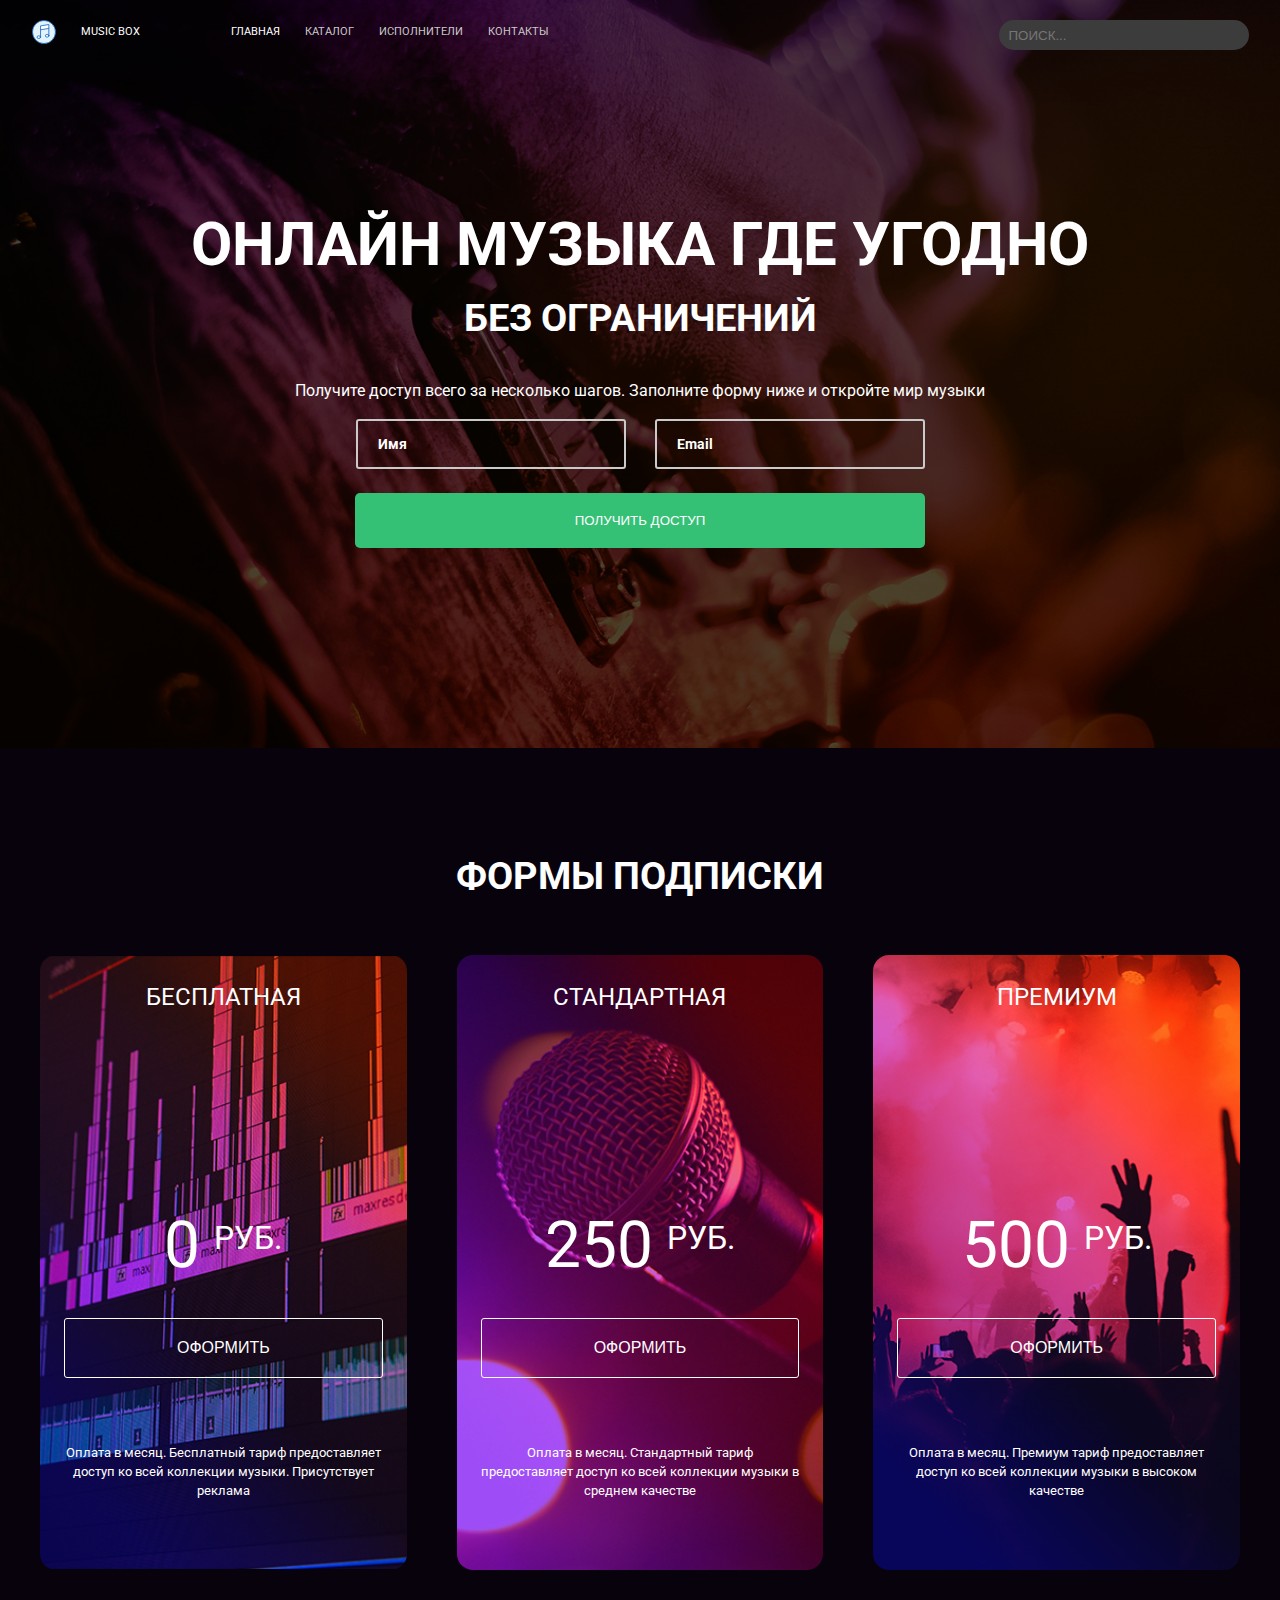
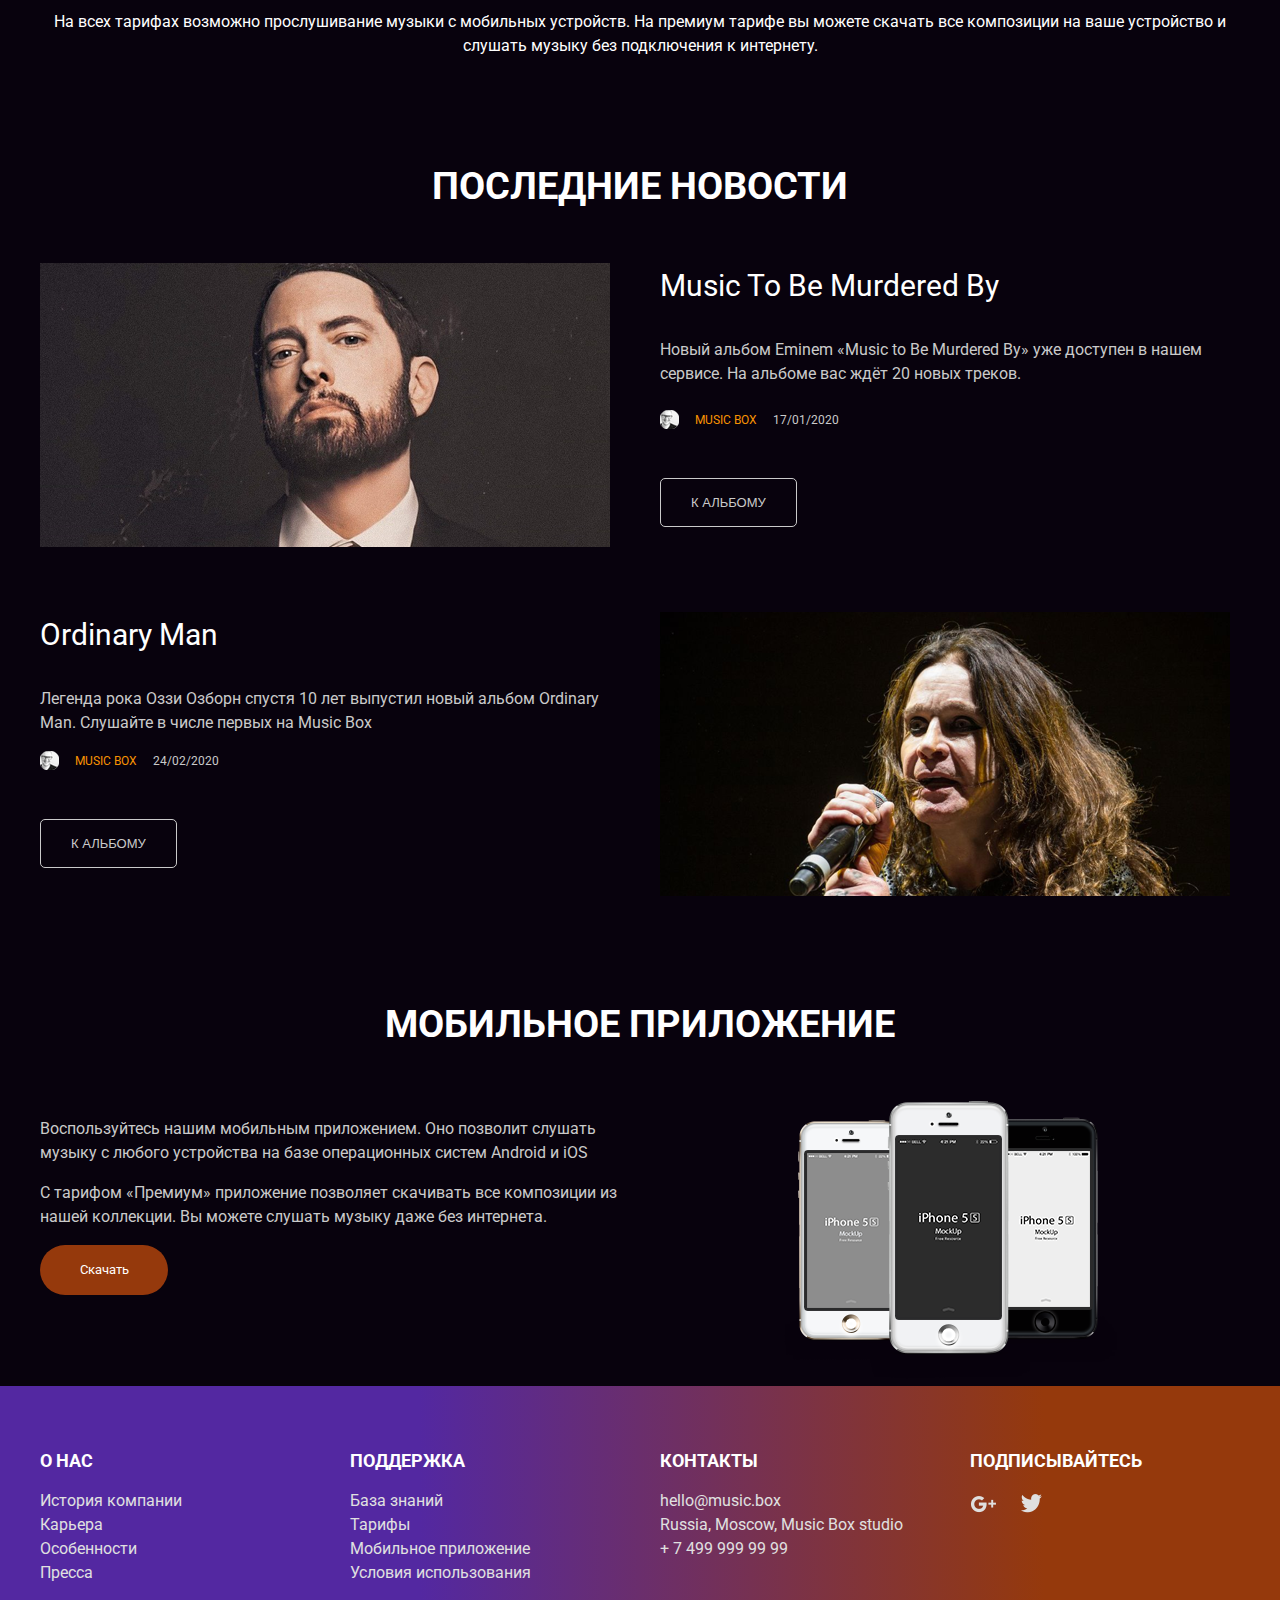
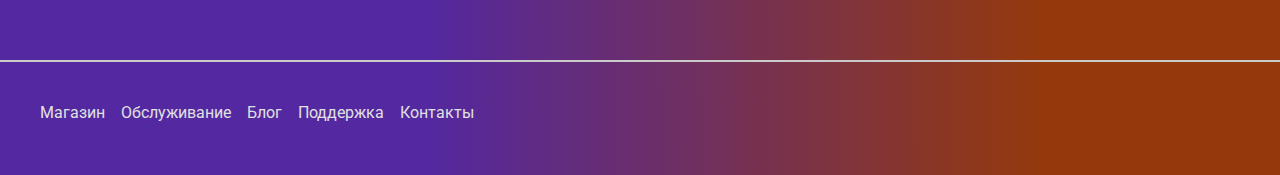
<file: src/index.html>
<!DOCTYPE html>
<html lang="en">
<head>
    <meta charset="UTF-8">
    <meta name="viewport" content="width=device-width, initial-scale=1.0">
    <title>Портал "Mudic Box" Nikita-Pomogalov</title>

    <link rel="stylesheet" href="css/app.css">
</head>
<body>
    <section class="back">
        <header class="header">  
            <div class="flex flex-m">
                <img class="img-main" src="images/logo.svg" alt="Лого">   
                <p class="m-25 pos up now">MUSIC BOX</p>
                <a href="#page-description" class="m-91 up now">Главная</a>
                <a href="#page-pricing" class="m-25 up">Каталог</a>
                <a href="artist.html" class="m-25 up">Исполнители</a>
                <a href="#contacts" class="m-25 up">Контакты</a>
                <input class="search m-20" name="search" type="search" placeholder="ПОИСК..."> 
            </div>                  
        </header>
        <section id="page-description" class="description-main">
            <div class="section-description">
                <div>
                    <h1 class="lh-0 lh-0-m">Онлайн музыка где угодно</h1>
                    <h2 class="lh-0-m m-t-0">Без ограничений</h2>
                </div>
                <p class="white">Получите доступ всего за несколько шагов. Заполните форму ниже и откройте мир музыки</p>
                <div>
                    <input class="form" name="name" type="text" placeholder="Имя" autocomplete="on">
                    <input class="form m-25" name="email" type="email" placeholder="Email" autocomplete="on">
                </div>
                <a href="https://music.yandex.ru/home"><button type="submit" class="button but_access"><span class="access">Получить доступ</span></button></a>
            </div>    
        </section>  
    </section>

    <section id="page-pricing" class="section-pricing">
        <h2 class="center">Формы подписки</h2>
        <div class="flex m-40">
            <div class="card free first">
                <h3 class="main-h f-24 up-price">Бесплатная</h3>
                <h2 class="price"><span class="count">0</span> <span class="rub">руб.</span></h2>
                <a href="#"><button type="submit" class="button sub white">Оформить</button></a>
                <div class="p-price">
                    <p class="white">Оплата в месяц. Бесплатный тариф предоставляет доступ ко всей коллекции музыки. Присутствует реклама</p>
                </div>
            </div>
            <div class="card usual">
                <h3 class="main-h f-24 up-price">Стандартная</h3>
                <h2><span class="count">250</span> <span class="rub">руб.</span></h2>
                <a href="#"><button type="submit" class="button sub white">Оформить</button></a>
                <div class="p-price">
                    <p class="white">Оплата в месяц. Стандартный тариф предоставляет доступ ко всей коллекции музыки в среднем качестве</p>
                </div>
            </div>
            <div class="card premium">
                <h3 class="main-h f-24 up-price">Премиум</h3>
                <h2><span class="count">500</span> <span class="rub">руб.</span></h2>
                <a href="#"><button type="submit" class="button sub white">Оформить</button></a>
                <div class="p-price">
                    <p class="white">Оплата в месяц. Премиум тариф предоставляет доступ ко всей коллекции музыки в высоком качестве</p>
                </div>
            </div>
        </div>
        <p class="white price information">
            На всех тарифах возможно прослушивание музыки с мобильных устройств. 
            На премиум тарифе вы можете скачать все композиции на ваше устройство и слушать музыку без подключения к интернету.
        </p>
    </section>

    <section id="page-news" class="section-news">
        <h2 class="head">Последние новости</h2>
        <div class="news-item">
            <img class="eminem" alt="Eminem" src="images/Music to Be Murdered By.png">
            <div class="text-item">
                <div class="news-body">
                    <h3>Music To Be Murdered By</h3>
                    <p class="p-news">Новый альбом Eminem «Music to Be Murdered By» уже доступен в нашем сервисе. На альбоме вас ждёт 20 новых треков.</p>
                </div>
                <div class="news-footer">
                    <div class="news-author">
                        <img class="size-19" src="images/avatar.png" alt="аватар">              
                        <p class="name-author">Music Box</p>
                        <p>17/01/2020</p>
                    </div>
                    <a href="https://music.youtube.com/watch?v=hlFOLS7vKaQ&list=OLAK5uy_nF7ZsH9d0wbgH1jqzFHNvRp3MBKpBb2rw"><button class="album">К альбому</button></a>
                </div>
            </div>
        </div>

        <div class="news-item ozzy">
            <div class="text-item">
                <div class="news-body">
                    <h3>Ordinary Man</h3>
                    <p class="p-news-2">Легенда рока Оззи Озборн спустя 10 лет выпустил новый альбом Ordinary Man. Слушайте в числе первых на Music Box</p>
                </div>
                <div class="news-footer">
                    <div class="news-author">
                        <img class="size-19" src="images/avatar.png" alt="аватар">              
                        <p class="name-author">Music Box</p>
                        <p>24/02/2020</p>
                    </div>
                    <a href="https://music.youtube.com/playlist?list=OLAK5uy_nEIUXwG4Nm9_fbU6GFhJCVhJMj4iFxFYs"><button class="album second">К альбому</button></a>
                </div>
            </div>
            <img class="order" alt="Оззи Озборн" src="images/Ordinary Man.png">
        </div>
    </section>

    <section id="page-app" class="section-mobile">
        <div class="main-page">
            <h2 class="head">Мобильное приложение</h2>
            <div class="mobile-page">
                <div class="description-mob">
                    <p class="mobile-m">Воспользуйтесь нашим мобильным приложением. Оно позволит слушать музыку с любого устройства на базе операционных систем Android и iOS</p>
                    <p>С тарифом «Премиум» приложение позволяет скачивать все композиции из нашей коллекции. Вы можете слушать музыку даже без интернета.</p>
                    <button class="button download">Скачать</button>
                </div>
                <div>
                    <img src="images/iphone.png" alt="Phones">
                </div>
            </div>
        </div>
    </section>

    <footer class="footer" id="contacts">
        <div class="footer-grid section-footer">
            <div class="grid-element">
                <h2 class="about">О нас</h2>
                <a href="#" class="e0">История компании</a>
                <a href="#" class="e0">Карьера</a>
                <a href="#" class="e0">Особенности</a>
                <a href="#" class="e0">Пресса</a>
            </div>
            <div class="grid-element">
                <h2 class="about">Поддержка</h2>
                <a href="#" class="e0">База знаний</a>
                <a href="#page-pricing" class="e0">Тарифы</a>
                <a href="#page-app" class="e0">Мобильное приложение</a>
                <a href="#" class="e0">Условия использования</a>
            </div>
            <div class="grid-element">
                <h2 class="about">Контакты</h2>
                <p>hello@music.box</p>
                <p>Russia, Moscow, Music Box studio</p>
                <p>+ 7 499 999 99 99</p>
            </div>
            <div>
                <h2 class="about-mess">Подписывайтесь</h2>
                <a href="https://www.google.ru/?hl=ru"><img src="images/Google+.png" alt="Google"></a>
                <a href="https://twitter.com/?lang=ru"><img class="twitter" src="images/Twitter.png" alt="Twitter"></a>
            </div>
        </div>
        <div class="line"></div>
        <div class="flex-foot section-footer">
            <a href="#" class="e0">Магазин</a>
            <a href="#" class="e0">Обслуживание</a>
            <a href="#" class="e0">Блог</a>
            <a href="#" class="e0">Поддержка</a>
            <a href="#" class="e0">Контакты</a>
        </div>   
    </footer>
</body>
</html>
</file>
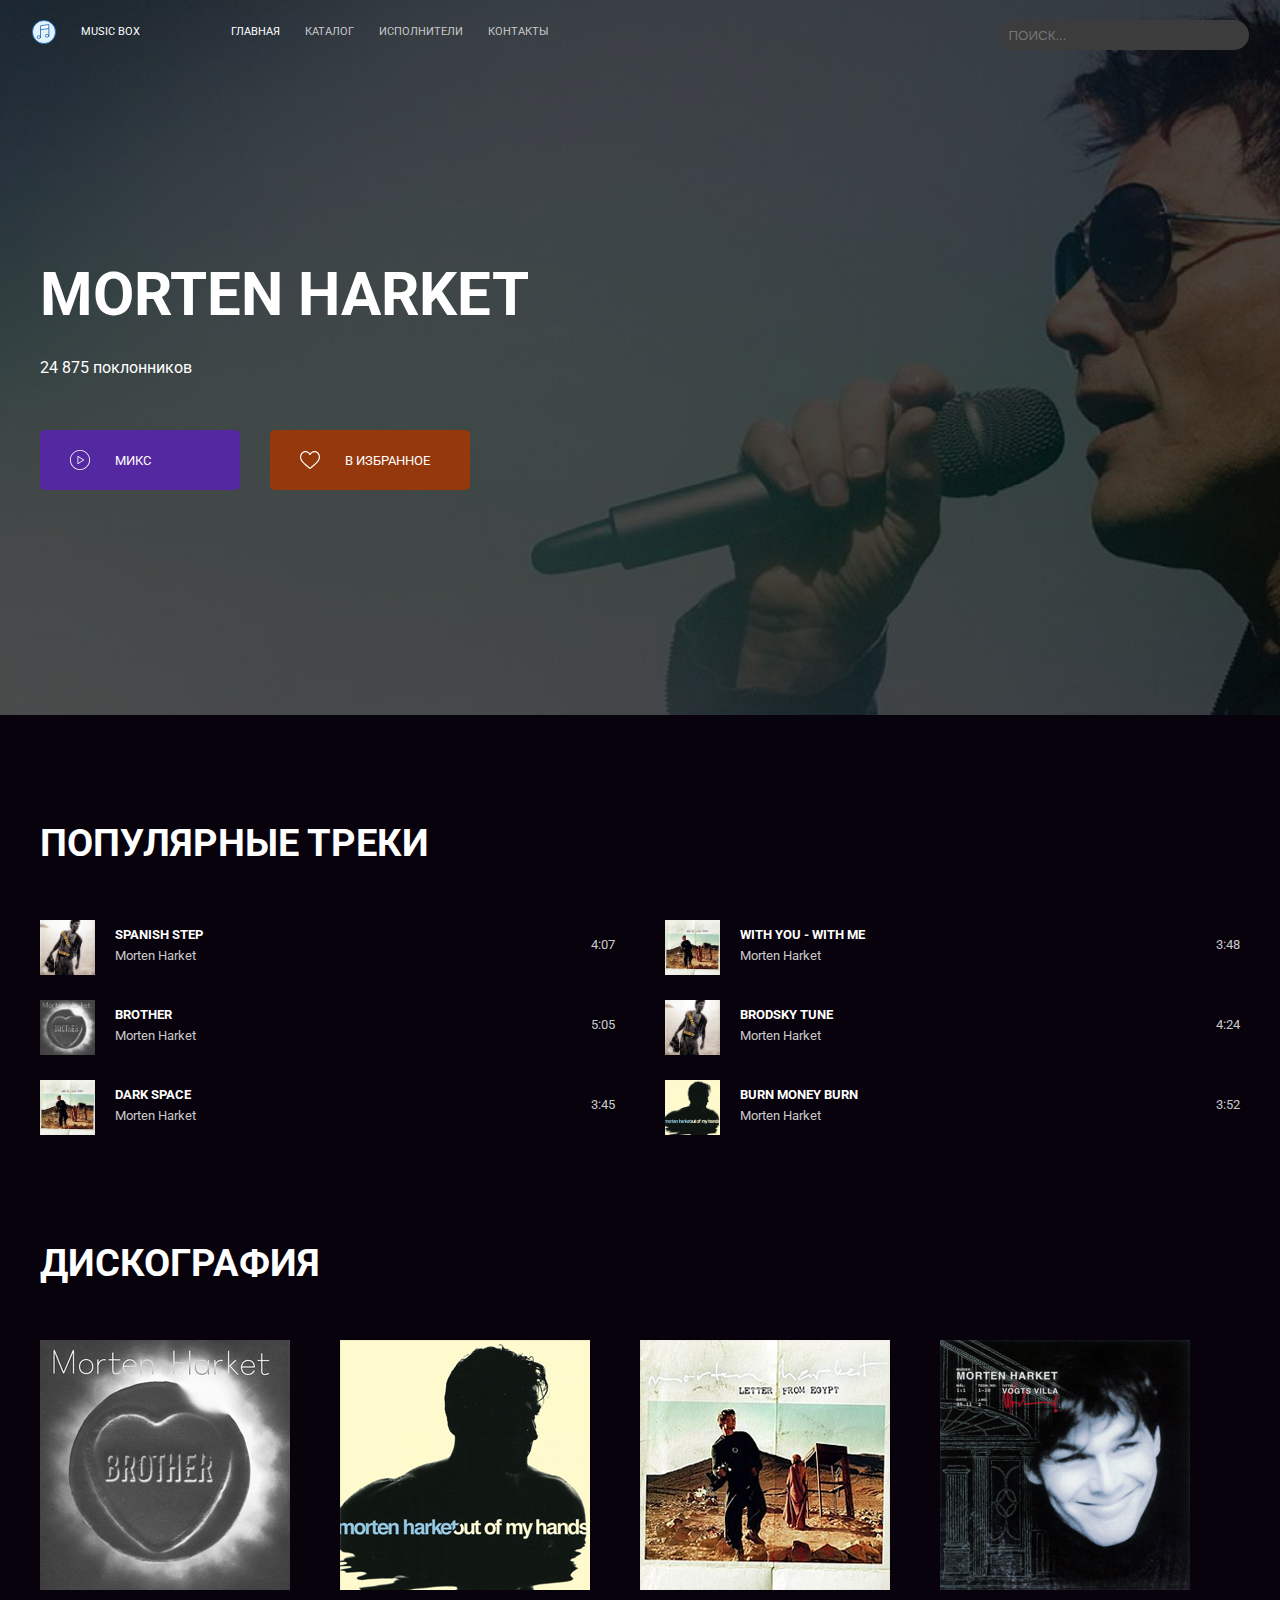
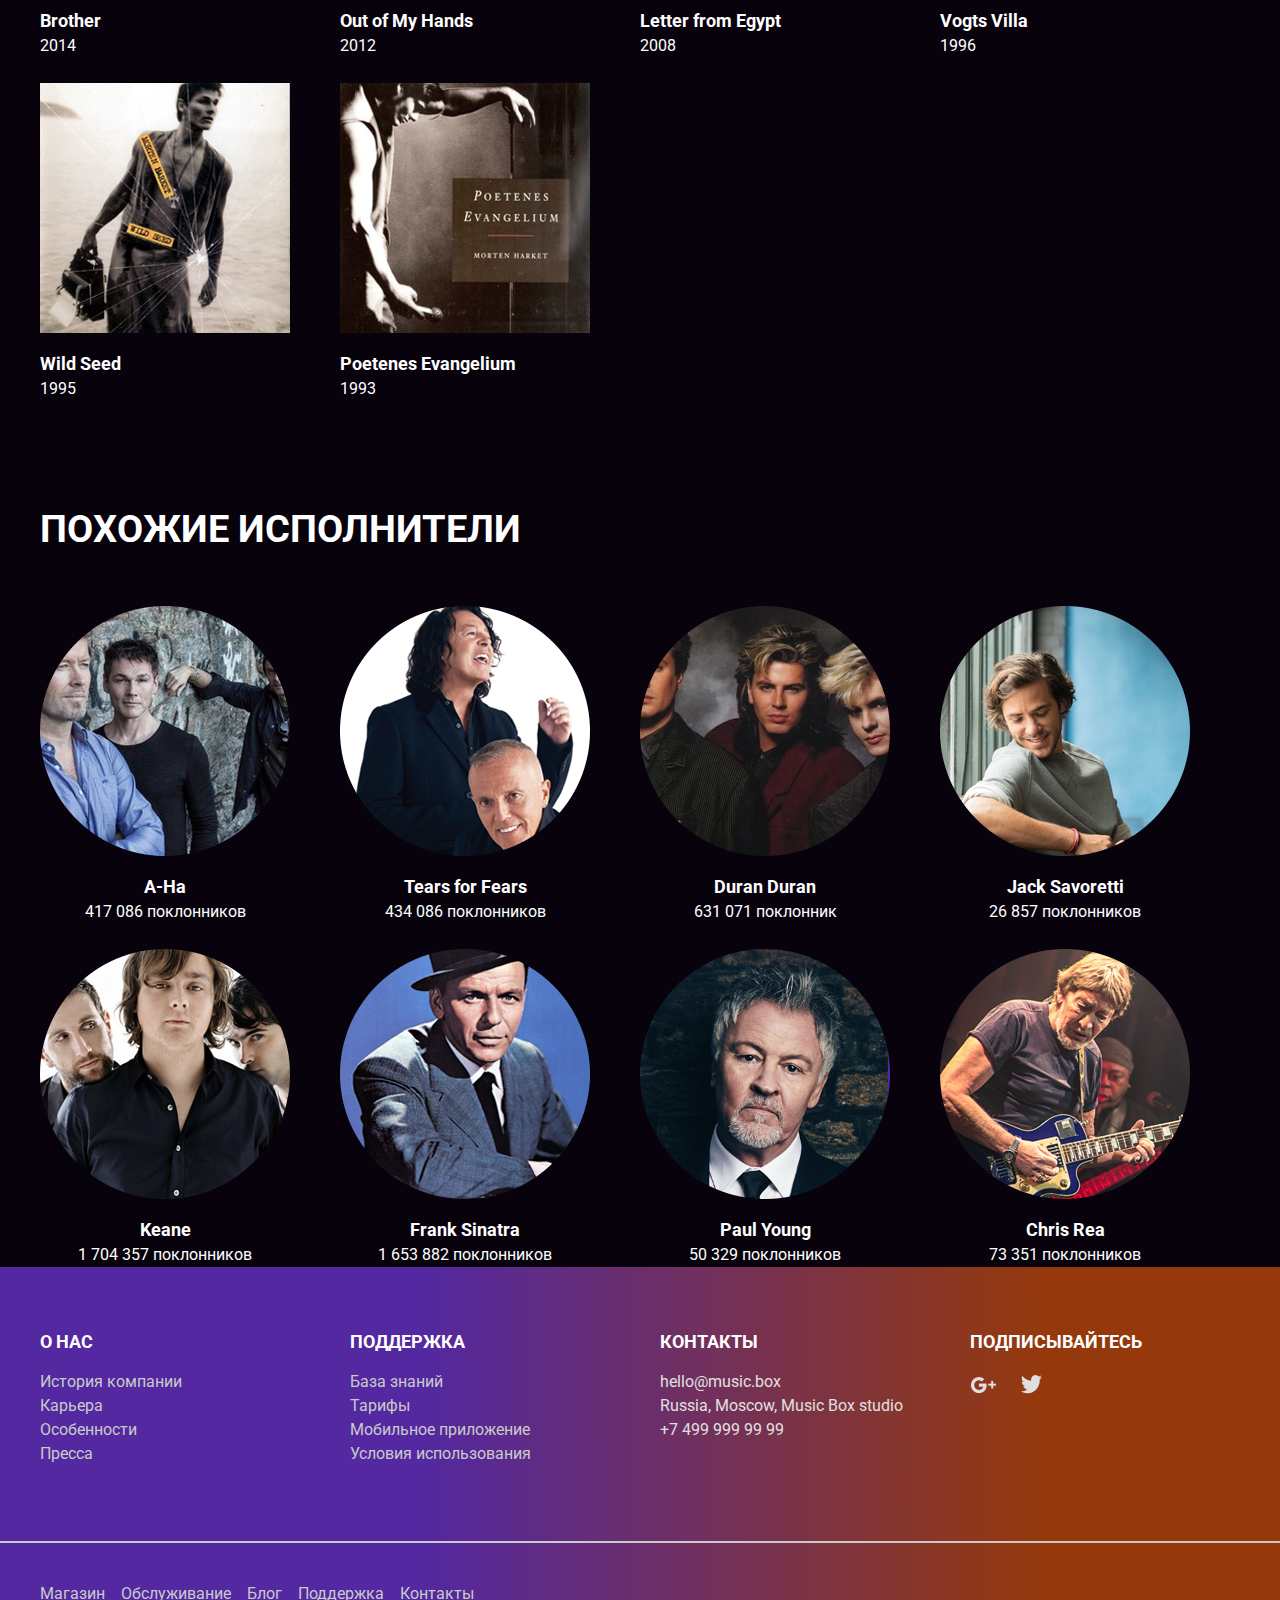
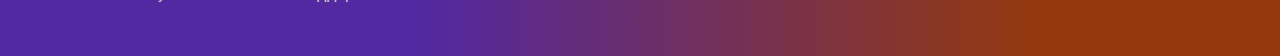
<file: src/artist.html>
<!DOCTYPE html>
<html lang="en">
<head>
    <meta charset="UTF-8">
    <meta name="viewport" content="width=device-width, initial-scale=1.0">
    <title>Портал "Mudic Box" Nikita-Pomogalov</title>

    <link rel="stylesheet" href="css/app.css">
</head>
<body>
    <section class="back-artist">
        <header class="header">  
            <div class="flex flex-m">
                <img class="img-main" src="images/logo.svg" alt="Лого">   
                <p class="m-25 pos up now">MUSIC BOX</p> 
                <a href="index.html" class="m-91 m-0 up now">Главная</a>
                <a href="#page-pricing" class="m-25 m-0 up">Каталог</a>
                <a href="#page-news" class="m-25 m-0 up">Исполнители</a>
                <a href="#contacts" class="m-25 m-0 up">Контакты</a>
                <input class="search m-20" name="search" type="search" placeholder="ПОИСК..."> 
            </div>
        </header>
        <section id="page-description" class="description-artist">
            <div class="section__artist-description">
                <h1 class="lh-0">Morten Harket</h1>
                <p class="white fans">24 875 поклонников</p>
                <div class="flex-choose">
                    <div>
                        <a href="https://music.yandex.ru/home">
                            <button type="submit" class="button-artist purple">
                                <div class="flex-btn">
                                    <img class="s-20" src="images/play-button.svg" alt="play">
                                    <p class="m-25 mm-12">Микс</p>
                                </div>
                            </button>
                        </a> 
                    </div>
                    <div>
                            <a href="https://music.yandex.ru/home">
                            <button type="submit" class="button-artist orange">
                                <div class="flex-btn">
                                    <img class="s-20" src="images/heart.svg" alt="heart">
                                    <p class="m-25 mm-12">В избранное</p>
                                </div>
                            </button>
                        </a>
                    </div>
                </div>   
            </div> 
        </section>  
    </section>
    
    <section id="page-popular-track" class="section__artist-track">
        <div>
            <h2 class="head">Популярные треки</h2>
            <div class="flex-track">
                <div class="popular-track">
                    <img class="img-55" src="images/Wild Seed.png" alt="SpanishStep">
                    <div class="track-info">
                        <h3>Spanish Step</h3>
                        <p class="m-00 gray">Morten Harket</p>
                    </div>
                    <p class="right">4:07</p>
                </div>
                <div class="popular-track m-50 m-tt-25">
                    <img class="img-55" src="images/Letter from Egypt.png" alt="WithYouWithMe">
                    <div class="track-info">
                        <h3>With You - With Me</h3>
                        <p class="m-00 gray">Morten Harket</p>
                    </div>
                    <p class="right">3:48</p>
                </div>
                <div class="popular-track m-t-25">
                    <img class="img-55" src="images/Brother.png" alt="Brother">
                    <div class="track-info">
                        <h3>Brother</h3>
                        <p class="m-00 gray">Morten Harket</p>
                    </div>
                    <p class="right">5:05</p>
                </div>
                <div class="popular-track m-t-25 m-50">
                    <img class="img-55" src="images/Wild Seed.png" alt="Brodsky Tune">
                    <div class="track-info">
                        <h3>Brodsky Tune</h3>
                        <p class="m-00 gray">Morten Harket</p>
                    </div>
                    <p class="right">4:24</p>
                </div>
                <div class="popular-track m-t-25">
                    <img class="img-55" src="images/Letter from Egypt.png" alt="DarkSpace">
                    <div class="track-info">
                        <h3>Dark Space</h3>
                        <p class="m-00 gray">Morten Harket</p>
                    </div>
                    <p class="right">3:45</p>
                </div>
                <div class="popular-track m-t-25 m-50">
                    <img class="img-55" src="images/Out of My Hands.png" alt="Burn Money Burn">
                    <div class="track-info">
                        <h3>Burn Money Burn</h3>
                        <p class="m-00 gray">Morten Harket</p>
                    </div>
                    <p class="right">3:52</p>
                </div>
            </div>
        </div>
    </section>

    <section id="page-discography" class="section__artist-disk">
        <div class="main-page">
            <div class="artist-left artist-400-px">
                <h2 class="head">Дискография</h2>
                <div class="flex-disc">
                    <div class="w-137">
                        <img class="s-250 s-137" src="images/Brother.png">
                        <h3 class="h3-disc">Brother</h3>
                        <p class="m-00">2014</p>
                    </div>
                    <div class="w-137 m-50 mm-50">
                        <img class="s-250 s-137" src="images/Out of My Hands.png">
                        <h3 class="h3-disc">Out of My Hands</h3>
                        <p class="m-00">2012</p>
                    </div>
                    <div class="w-137 m-50">
                        <img class="s-250 s-137 m-tt-25" src="images/Letter from Egypt.png">
                        <h3 class="h3-disc">Letter from Egypt</h3>
                        <p class="m-00">2008</p>
                    </div>
                    <div class="w-137 m-50 mm-50 m-tt-25">
                        <img class="s-250 s-137" src="images/Vogts Villa.png">
                        <h3 class="h3-disc">Vogts Villa</h3>
                        <p class="m-00">1996</p>
                    </div>
                    <div class="w-137 m-t-25">
                        <img class="s-250 s-137" src="images/Wild Seed.png">
                        <h3 class="h3-disc">Wild Seed</h3>
                        <p class="m-00">1995</p>
                    </div>
                    <div class="w-137 m-t-25 m-50 mm-50">
                        <img class="s-250 s-137" src="images/Poetenes Evangelium.png">
                        <h3 class="h3-disc">Poetenes Evangelium</h3>
                        <p class="m-00">1993</p>
                    </div>
                </div>
            </div>
        </div>
    </section>

    <section id="page-similar" class="section__artist-similar">
        <div class="main-page">
            <div class="artist-left artist-400-px">
                <h2 class="head">Похожие Исполнители</h2>
                <div class="flex-disc">
                    <div class="w-137">
                        <img class="s-250 s-137" src="images/A-ha.png">
                        <div class="text-center">
                            <h3 class="h3-disc">A-Ha</h3>
                            <p class="m-00">417 086 поклонников</p>
                        </div>
                    </div>
                    <div class="w-137 m-50 mm-50">
                        <img class="s-250 s-137" src="images/Tears for Fears.png">
                        <div class="text-center">
                            <h3 class="h3-disc">Tears for Fears</h3>
                            <p class="m-00">434 086 поклонников</p>
                        </div>
                    </div>
                    <div class="w-137 m-50 m-tt-25">
                        <img class="s-250 s-137" src="images/Duran Duran.png">
                        <div class="text-center">
                            <h3 class="h3-disc">Duran Duran</h3>
                            <p class="m-00">631 071 поклонник</p>
                        </div>
                    </div>
                    <div class="w-137 m-50 mm-50 m-tt-25">
                        <img class="s-250 s-137" src="images/Jack Savoretti.png">
                        <div class="text-center">
                            <h3 class="h3-disc">Jack Savoretti</h3>
                            <p class="m-00">26 857 поклонников</p>
                        </div>
                    </div>
                    <div class="w-137 m-t-25">
                        <img class="s-250 s-137" src="images/Keane.png">
                        <div class="text-center">
                            <h3 class="h3-disc">Keane</h3>
                            <p class="m-00">1 704 357 поклонников</p>
                        </div>
                    </div>
                    <div class="w-137 m-50 m-t-25 mm-50">
                        <img class="s-250 s-137" src="images/Frank Sinatra.png">
                        <div class="text-center">
                            <h3 class="h3-disc">Frank Sinatra</h3>
                            <p class="m-00">1 653 882 поклонников</p>
                        </div>
                    </div>
                    <div class="w-137 m-50 m-t-25">
                        <img class="s-250 s-137" src="images/Paul Young.png">
                        <div class="text-center">
                            <h3 class="h3-disc">Paul Young</h3>
                            <p class="m-00">50 329 поклонников</p>
                        </div>
                    </div>
                    <div class="w-137 m-50 m-t-25 mm-50">
                        <img class="s-250 s-137" src="images/Chris Rea.png">
                        <div class="text-center">
                            <h3 class="h3-disc">Chris Rea</h3>
                            <p class="m-00">73 351 поклонников</p>
                        </div>
                    </div>
                </div>
            </div>
        </div>
    </section>

    <footer class="footer" id="contacts">
        <div class="footer-grid section-footer">
            <div class="grid-element">
                <h2 class="about">О нас</h2>
                <a href="#">История компании</a>
                <a href="#">Карьера</a>
                <a href="#">Особенности</a>
                <a href="#">Пресса</a>
            </div>
            <div class="grid-element">
                <h2 class="about">Поддержка</h2>
                <a href="#">База знаний</a>
                <a href="#page-pricing">Тарифы</a>
                <a href="#page-app">Мобильное приложение</a>
                <a href="#">Условия использования</a>
            </div>
            <div class="grid-element">
                <h2 class="about">Контакты</h2>
                <p>hello@music.box</p>
                <p>Russia, Moscow, Music Box studio</p>
                <p>+7 499 999 99 99</p>
            </div>
            <div>
                <h2 class="about-mess">Подписывайтесь</h2>
                <a href="https://www.google.ru/?hl=ru"><img src="images/Google+.png" alt="Google"></a>
                <a href="https://twitter.com/?lang=ru"><img class="twitter" src="images/Twitter.png" alt="Twitter"></a>
            </div>
        </div>
        <div class="line"></div>
        <div class="flex-foot section-footer">
            <a href="#">Магазин</a>
            <a href="#">Обслуживание</a>
            <a href="#">Блог</a>
            <a href="#">Поддержка</a>
            <a href="#">Контакты</a>
        </div>   
    </footer>
</body>
</html>
</file>
<file: src/css/app.css>
@font-face {
  font-family: Roboto;
  src: url("../fonts/Roboto.ttf");
}
* {
  box-sizing: border-box;
}

body {
  margin: 0;
}

html {
  font-family: Roboto, sans-serif;
  line-height: 1.5rem;
  color: #cacaca;
  background: #08020d;
  overflow-x: hidden;
  scroll-behavior: smooth;
}

header {
  font-size: 11px;
  margin: 0;
}

.back {
  background-image: url("../images/banner.png");
  background-position: center;
  background-size: cover;
}

.img-main {
  width: 24px;
  height: 24px;
}

input[type=text]::placeholder {
  color: white;
  font-weight: bold;
  font-family: Roboto, sans-serif;
  font-size: 14px;
}

input[type=email]::placeholder {
  color: white;
  font-weight: bold;
  font-family: Roboto, sans-serif;
  font-size: 14px;
}

.form {
  padding: 16px 0 15px 20px;
  margin-bottom: 1.5rem;
  border: 2px solid #cacaca;
  border-radius: 3px;
  background: none;
}

.search {
  border: none;
  height: 30px;
  padding-left: 10px;
  margin-left: 450px;
  line-height: 1.5rem;
  border-radius: 30px;
  background-color: #3d3c3c;
}

.access {
  font-weight: normal;
}

.button {
  border-radius: 5px;
  padding: 20px 30px;
  min-height: 50px;
  background-color: #34c176;
  color: white;
  font-size: 13.3px;
  text-transform: uppercase;
  border: none;
}
.button-artist {
  width: 200px;
  font-size: 12.8px;
  border-radius: 5px;
  padding: 20px 30px;
  min-height: 50px;
  background-color: #34c077;
  color: white;
  font-family: Roboto, sans-serif;
  text-transform: uppercase;
}

.black-back {
  background: #08020d;
}

.center {
  margin-top: 0;
  margin-bottom: 50px;
  text-align: center;
}

.card {
  height: 615px;
  padding: 0 1.5rem;
  border-radius: 1rem;
  width: 366.66px;
}
.card h2 {
  margin: 0;
}
.card p {
  margin: 0;
  height: 57px;
  line-height: 150%;
}

.p-news {
  margin-top: 0;
  margin-bottom: 24px;
}
.p-news-2 {
  margin-top: 0;
  margin-bottom: 16px;
}

.main-h {
  font-size: 16px;
  margin-bottom: 205px;
  padding-top: 30px;
  margin-top: 0;
  font-weight: normal;
}

.m-t-0 {
  margin-top: 0;
}

.free {
  background-image: url("../images/subscribe_1.png");
  background-position: center;
  background-size: cover;
  margin-right: 50px;
}

.usual {
  background-image: url("../images/subscribe_2.png");
  background-position: center;
  background-size: cover;
  margin-right: 50px;
}

.premium {
  background-image: url("../images/subscribe_3.png");
  background-position: center;
  background-size: cover;
}

.p-price {
  margin-bottom: 50px;
  font-size: 12.8px;
}

.marg-50 {
  margin-bottom: 50px;
  margin-top: 0;
}

.eminem {
  margin-bottom: 65px;
}

.fans {
  margin-bottom: 50px;
}

.count {
  line-height: 1em;
  font-size: 64px;
  vertical-align: bottom;
  color: white;
  font-weight: normal;
  margin-right: 5px;
}

.rub {
  font-size: 32px;
  line-height: 150%;
  vertical-align: top;
  color: white;
  font-weight: normal;
}

.price {
  margin: 0;
}

.right {
  margin-left: auto;
  color: #cacaca;
  font-size: 12.8px;
}

.news-author {
  display: flex;
  width: 35%;
}
.news-author .size-19 {
  height: 19px;
  width: 19px;
}
.news-author p {
  font-size: 12px;
  margin-left: 16px;
  margin-top: 0;
  margin-bottom: 0;
  line-height: 20px;
}

.name-author {
  color: #F89202;
  text-transform: uppercase;
}

.white {
  color: white;
}

.up {
  text-transform: uppercase;
  margin-top: 0;
  margin-bottom: 0;
}
.up.now {
  color: white;
}
.up-price {
  text-transform: uppercase;
}

.mobile-m {
  margin: 0;
}

.line {
  border-bottom: 2px #cacaca solid;
}

input {
  color: white;
}

.purple {
  background: #5328A1;
  border: none;
}

.orange {
  background: #95390C;
  border: none;
}

.s-20 {
  width: 20px;
  height: 20px;
  filter: invert(1);
}

.flex-btn {
  display: flex;
  align-items: center;
  text-align: center;
}
.flex-btn p {
  margin-top: 0;
  margin-bottom: 0;
}

.flex-choose {
  display: flex;
  gap: 30px;
}

.img-55 {
  height: 55px;
  width: 55px;
}

.p-white {
  color: white;
  text-transform: uppercase;
  font-weight: bold;
  margin-top: 10px;
  margin-bottom: 0;
}

.m-00 {
  margin: 0;
  font-size: 12.8px;
}

.gray {
  color: #cacaca;
}

.track-info {
  margin-left: 20px;
  vertical-align: middle;
}
.track-info h3 {
  font-size: 12.8px;
  line-height: 19.2px;
  font-weight: bold;
  text-transform: uppercase;
  color: white;
  margin-bottom: 0;
  margin-top: 5px;
}

.m-t-15 {
  margin-top: 15px;
}

.m-t-25 {
  margin-top: 25px;
}

.head {
  margin-bottom: 48px;
  margin-top: 0;
}

.h3-disc {
  font-size: 12.8px;
  line-height: 27px;
  font-weight: bold;
  text-transform: uppercase;
  color: white;
  margin-top: 10px;
  margin-bottom: 0;
}

.flex-disc {
  display: flex;
  flex-wrap: wrap;
}
.flex-disc * h3 {
  font-size: 18px;
  text-transform: none;
}
.flex-disc * p {
  font-size: 16px;
}

.text-center {
  text-align: center;
}

.footer {
  background: linear-gradient(89.75deg, #5328a1 32.83%, #95390c 81.56%);
}
.footer h2 {
  font-size: 18px;
  line-height: 27px;
  font-weight: bold;
  text-transform: uppercase;
}
.footer a {
  font-size: 16px;
  line-height: 24px;
  text-decoration: none;
  margin-top: 0;
  text-align: left;
}
.footer a.m-t-25 {
  margin-top: 25px;
}
.footer p {
  margin: 0;
}

.twitter {
  margin-left: 20px;
}

.about {
  margin-bottom: 15px;
  margin-top: 0;
  color: #fff;
}
.about-mess {
  margin-bottom: 20px;
  margin-top: 0;
  color: #fff;
}

@media screen and (width >= 1001px) {
  h1 {
    font-size: 60px;
    line-height: 90px;
    font-weight: bold;
    text-transform: uppercase;
    color: white;
  }
  h2 {
    font-size: 38px;
    line-height: 57px;
    font-weight: bold;
    text-transform: uppercase;
    color: white;
  }
  .form {
    min-width: 270px;
  }
  a {
    text-decoration: none;
    text-align: center;
    color: #cacaca;
    margin-top: 16px;
  }
  .header {
    position: absolute;
    margin-top: 20px;
    width: 100%;
    display: flex;
    justify-content: space-evenly;
  }
  .header .form {
    max-width: 570px;
  }
  .header a:hover {
    color: white;
  }
  .m-h {
    margin-top: 50px;
  }
  .flex {
    display: flex;
  }
  .flex.m-40 {
    margin-bottom: 40px;
  }
  .description-main {
    padding: 200px 0;
    margin: 0;
  }
  .description-artist {
    padding: 250px 0 225px;
    margin: 0;
  }
  .lh-0 {
    margin: 0;
  }
  .section {
    padding: 100px 20px 0;
    margin: 0 auto;
    text-align: center;
    box-sizing: content-box;
    max-width: 1200px;
    color: #fff;
  }
  .section-description {
    margin: 0 auto;
    text-align: center;
    box-sizing: content-box;
    max-width: 1200px;
    color: #fff;
  }
  .section-pricing {
    padding: 100px 20px 0;
    margin: 0 auto;
    text-align: center;
    box-sizing: content-box;
    max-width: 1200px;
    color: #fff;
  }
  .section-news {
    padding: 100px 20px 0;
    margin: 0 auto;
    text-align: center;
    box-sizing: content-box;
    max-width: 1200px;
  }
  .section-news h3 {
    color: #fff;
  }
  .section-mobile {
    padding: 100px 20px 0;
    margin: 0 auto;
    text-align: center;
    box-sizing: content-box;
    max-width: 1200px;
  }
  .section-footer {
    padding: 0 20px;
    margin: 0 auto;
    text-align: center;
    box-sizing: content-box;
    max-width: 1200px;
  }
  .section__artist {
    padding: 100px 20px 0;
    margin: 0 auto;
    text-align: left;
    box-sizing: content-box;
    max-width: 1200px;
    color: #fff;
  }
  .section__artist-description {
    padding: 0 20px;
    margin: 0 auto;
    text-align: left;
    box-sizing: content-box;
    max-width: 1200px;
    color: #fff;
  }
  .section__artist-track {
    padding: 100px 20px 0;
    margin: 0 auto;
    text-align: left;
    box-sizing: content-box;
    max-width: 1200px;
    color: #fff;
  }
  .section__artist-disk {
    padding: 100px 20px 0;
    margin: 0 auto;
    text-align: left;
    box-sizing: content-box;
    max-width: 1200px;
    color: #fff;
  }
  .section__artist-similar {
    padding: 100px 20px 0;
    margin: 0 auto;
    text-align: left;
    box-sizing: content-box;
    max-width: 1200px;
    color: #fff;
  }
  .m-25 {
    margin-left: 25px;
    margin-right: 0;
  }
  .m-91 {
    margin-left: 91px;
    margin-right: 0;
  }
  .m-50 {
    margin-left: 50px;
    margin-right: 0;
  }
  .search {
    width: 250px;
  }
  .button {
    min-width: 570px;
  }
  .button.sub {
    min-width: 100%;
    background: none;
    border: 1px solid #fff;
    border-radius: 3px;
    color: #fff;
    margin-bottom: 65px;
    margin-top: 40px;
    font-size: 16px;
  }
  .button.download {
    min-width: 10%;
    max-width: 128px;
    background: #95390C;
    border-radius: 30px;
    color: white;
    padding: 16px 40px;
    float: left;
    text-transform: none;
    font-size: 12.8px;
    font-family: Roboto, sans-serif;
  }
  .album {
    min-width: 20%;
    background: none;
    border: 1px solid #cacaca;
    color: #cacaca;
    margin-top: 48px;
    padding: 16px 30px;
    float: left;
    text-transform: uppercase;
    font-size: 13px;
    border-radius: 5px;
  }
  .subscription-page {
    width: 1240px;
    margin-top: 100px;
  }
  .f-24 {
    font-size: 24px;
    font-weight: normal;
  }
  .news-item {
    display: flex;
    gap: 50px;
  }
  .news-body {
    text-align: left;
  }
  .news-body h3 {
    font-size: 30px;
    line-height: 45px;
    font-weight: normal;
    margin-top: 0;
  }
  .text-item {
    display: flex;
    flex-direction: column;
    width: 570px;
  }
  .mobile-page {
    display: flex;
    gap: 144px;
  }
  .description-mob {
    display: flex;
    flex-direction: column;
    flex: 0 1 600px;
    text-align: left;
    margin-top: 16px;
  }
  .grid-element {
    display: flex;
    flex-direction: column;
  }
  .back-artist {
    background-image: url("../images/Morten Harket.png");
    background-position: center;
    background-size: cover;
  }
  .popular-track {
    display: flex;
    width: 575px;
  }
  .flex-track {
    display: flex;
    flex-wrap: wrap;
  }
  .s-250 {
    width: 250px;
    height: 250px;
  }
  .footer-grid {
    display: grid;
    grid-template-columns: repeat(4, 1fr);
    grid-column-gap: 40px;
    align-content: start;
    text-align: left;
    padding: 61px 0 75px;
    background-clip: border-box;
  }
  .footer-grid * .e0 {
    color: #e0e0e0;
  }
  .footer-grid * p {
    color: #e0e0e0;
  }
  .flex-foot {
    display: flex;
    padding: 39px 0 50px;
    gap: 16px;
  }
  .flex-foot .e0 {
    color: #e0e0e0;
  }
}
@media screen and (1px <= width <= 1000px) {
  h1 {
    font-size: 30px;
    line-height: 45px;
    font-weight: bold;
    text-transform: uppercase;
    color: white;
  }
  h2 {
    font-size: 18px;
    line-height: 27px;
    font-weight: bold;
    text-transform: uppercase;
    color: white;
  }
  a {
    text-decoration: none;
    color: #cacaca;
  }
  .header {
    position: absolute;
    margin-top: 22px;
    width: 100%;
    display: flex;
    justify-content: space-between;
  }
  .header a {
    line-height: 17px;
    font-weight: bold;
  }
  .header a:hover {
    color: white;
  }
  .flex-for-mob {
    display: flex;
  }
  .section {
    padding: 100px 20px 0;
    margin: 0 auto;
    text-align: center;
    width: 100%;
    box-sizing: content-box;
  }
  .section-description {
    padding: 248px 20px 202px;
    text-align: center;
    color: #fff;
  }
  .section-pricing {
    padding: 100px 20px 0;
    text-align: center;
    margin: 0;
  }
  .section-news {
    padding: 100px 20px 0;
    text-align: center;
    margin: 0;
  }
  .section-mobile {
    padding: 100px 20px 0;
    text-align: center;
    margin: 0;
  }
  .section-footer {
    padding-left: 20px;
    padding-right: 20px;
  }
  .section__artist {
    padding: 100px 20px 0;
    margin: 0 auto;
    text-align: left;
    width: 100%;
    box-sizing: content-box;
  }
  .section__artist-description {
    padding: 225px 20px;
    text-align: left;
    color: #fff;
  }
  .section__artist-track {
    padding: 100px 20px 0;
    text-align: left;
    box-sizing: content-box;
  }
  .section__artist-disk {
    padding: 100px 20px 0;
    text-align: left;
    box-sizing: content-box;
  }
  .section__artist-similar {
    padding: 100px 20px 0;
    text-align: left;
    box-sizing: content-box;
  }
  .img-main {
    margin-bottom: 14px;
  }
  .m-20 {
    margin-top: 20px;
  }
  .m-15 {
    margin-left: 15px;
  }
  .pos {
    position: absolute;
    left: 65px;
    top: 0;
    font-weight: 700;
  }
  .flex-m {
    display: flex;
    flex-direction: column;
    width: 100%;
    padding: 0 20px;
    text-align: left;
  }
  .search {
    width: 100%;
    margin-left: 0;
    margin-top: 16px;
  }
  .lh-0 {
    margin: 0;
  }
  .form {
    width: 100%;
    height: 50px;
  }
  .button {
    width: 100%;
  }
  .button.but_access {
    height: 57px;
  }
  .button.sub {
    min-width: 100%;
    background: none;
    border: 1px solid #fff;
    border-radius: 3px;
    color: #fff;
    margin-bottom: 65px;
    margin-top: 40px;
    font-size: 16px;
  }
  .button.download {
    min-width: 10%;
    max-width: 128px;
    background: #95390C;
    border-radius: 30px;
    color: white;
    padding: 16px 40px;
    float: left;
    text-transform: none;
    font-size: 12.8px;
    font-family: Roboto, sans-serif;
  }
  .album {
    height: 53px;
    background: none;
    border: 1px solid #cacaca;
    color: #cacaca;
    margin-top: 48px;
    margin-bottom: 65px;
    padding: 16px 30px;
    float: left;
    text-transform: uppercase;
    font-size: 13px;
    border-radius: 5px;
  }
  .album.second {
    margin-bottom: 0;
  }
  .main-h {
    margin-bottom: 200px;
    padding-top: 16px;
    color: #fff;
    font-weight: 700;
  }
  .purple {
    border: none;
  }
  .orange {
    border: none;
  }
  .subscription-page {
    width: 100%;
    margin-top: 100px;
    padding: 100px 20px 100px 0;
  }
  .center {
    width: 100%;
    text-align: center;
    margin-bottom: 50px;
    margin-top: 0;
  }
  .f-30 {
    font-weight: normal;
  }
  .rub {
    font-size: 32px;
    line-height: 150%;
    vertical-align: middle;
  }
  .count {
    vertical-align: top;
    margin-right: 10px;
  }
  .card {
    height: 595px;
    width: 100%;
    margin-top: 50px;
  }
  .card.first {
    height: 595px;
    width: 100%;
    margin-top: 0;
  }
  .information {
    margin-top: 40px;
  }
  .free {
    background-image: url("../images/subscribe_1.png");
    background-size: cover;
    background-position: 0 0;
    margin-right: 0;
  }
  .usual {
    background-image: url("../images/subscribe_2.png");
    background-size: cover;
    background-position: 0 0;
    margin-right: 0;
  }
  .premium {
    background-image: url("../images/subscribe_3.png");
    background-size: cover;
    background-position: 0 0;
  }
  .news-body {
    text-align: left;
  }
  .news-body h3 {
    font-size: 16px;
    line-height: 24px;
    font-weight: normal;
    margin-top: 0;
    text-transform: capitalize;
    color: white;
  }
  .marg-50 {
    margin-bottom: 50px;
  }
  .eminem {
    margin-bottom: 50px;
  }
  .order {
    margin-bottom: 50px;
  }
  .news-item {
    display: flex;
    flex-direction: column;
  }
  .news-item.ozzy {
    flex-direction: column-reverse;
  }
  .text-item {
    display: flex;
    flex-direction: column;
  }
  .news-author {
    flex-direction: row;
    width: 55%;
  }
  .news-footer {
    font-size: 13px;
  }
  .grid-element {
    display: flex;
    flex-direction: column;
  }
  .mobile-page {
    display: flex;
    flex-direction: column-reverse;
  }
  .description-mob {
    display: flex;
    flex-direction: column;
    text-align: left;
    margin-top: 10px;
  }
  .footer-grid {
    display: grid;
    grid-template-rows: repeat(2, 1fr) auto auto;
    grid-row-gap: 30px;
    align-content: start;
    text-align: left;
    padding-top: 62px;
    padding-bottom: 72px;
    background-clip: border-box;
  }
  .footer-grid h2 {
    margin-top: 0;
  }
  .footer-grid * .e0 {
    color: #e0e0e0;
  }
  .footer-grid * p {
    color: #e0e0e0;
  }
  .footer-img {
    display: flex;
    gap: 24px;
  }
  .flex-foot {
    display: flex;
    flex-direction: column;
    padding-bottom: 50px;
    padding-top: 39px;
    text-align: left;
    gap: 16px;
  }
  .flex-foot .e0 {
    color: #e0e0e0;
  }
  .mm-25 {
    margin-left: 25px;
    margin-right: 0;
  }
  .back-artist {
    background-image: url("../images/Morten Harket.png");
    background-position: center;
    background-size: cover;
    width: 100vw;
  }
  .flex-btns {
    display: flex;
    flex-direction: column;
    float: left;
  }
  .m-1-5 {
    margin-top: 1.5rem;
  }
  .mm-12 {
    margin-left: 12.5px;
    margin-right: 0;
  }
  .popular-track {
    display: flex;
    width: 100%;
  }
  .m-tt-15 {
    margin-top: 15px;
  }
  .s-137 {
    width: 137px;
    height: 137px;
  }
  .w-137 {
    width: 137px;
  }
  .mm-50 {
    margin-left: 50px;
    margin-right: 0;
  }
  .m-tt-25 {
    margin-top: 25px;
  }
  .flex-choose {
    display: flex;
    flex-direction: column;
  }
}

/*# sourceMappingURL=app.css.map */
</file>
